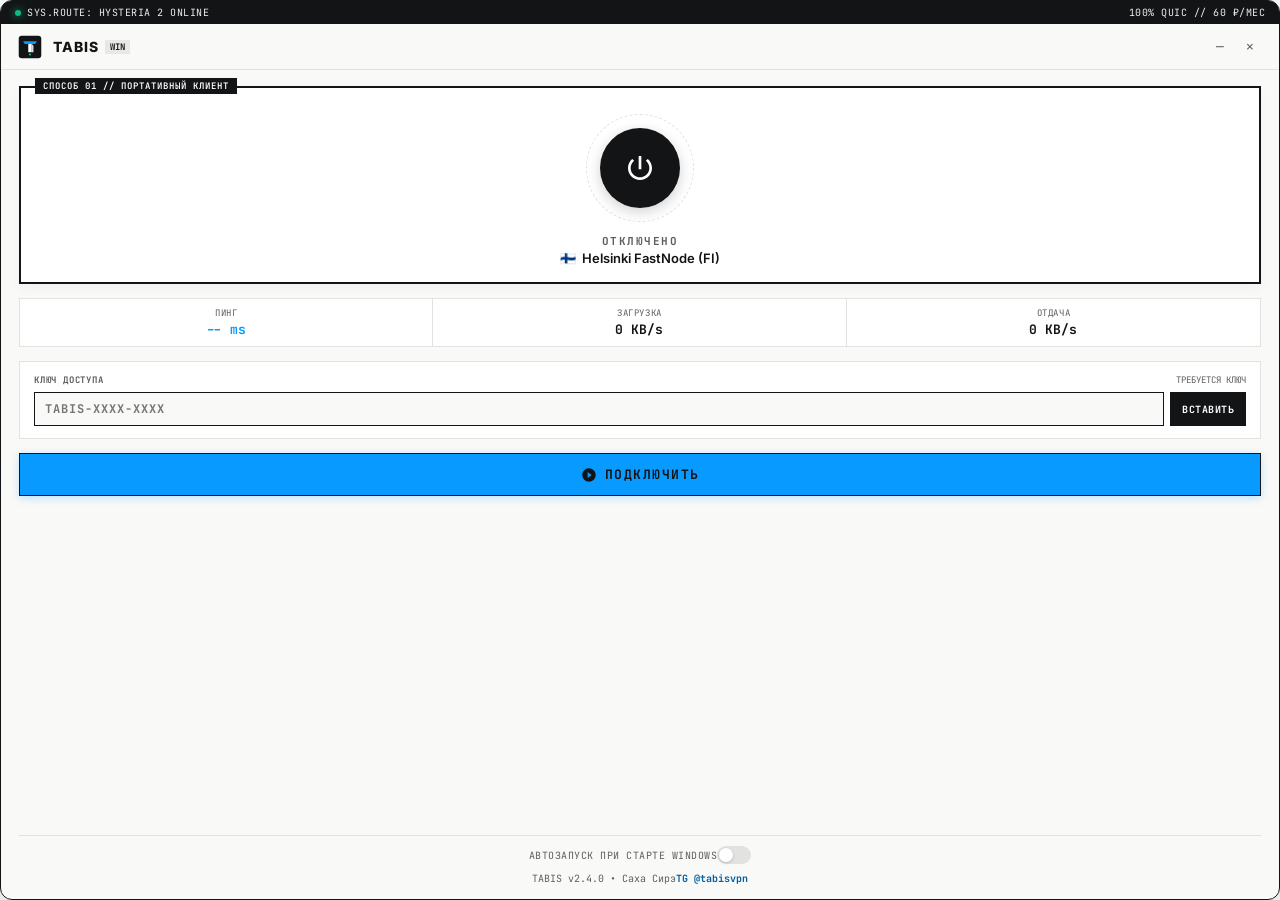
<file: windows-client/ui/index.html>
<!DOCTYPE html>
<html lang="ru">
<head>
  <meta charset="UTF-8">
  <meta name="viewport" content="width=device-width, initial-scale=1.0">
  <title>Tabis VPN</title>
  <link rel="preconnect" href="https://fonts.googleapis.com">
  <link rel="preconnect" href="https://fonts.gstatic.com" crossorigin>
  <link href="https://fonts.googleapis.com/css2?family=Inter:wght@400;500;600;700;800&family=JetBrains+Mono:wght@400;500;600;700&display=swap" rel="stylesheet">
  <style>
    :root {
      --bg-canvas: #F9F9F7;
      --bg-surface: #FFFFFF;
      --bg-surface-elevated: #F4F4F2;
      --bg-input: #FFFFFF;
      --border-subtle: #E2E3E1;
      --border-strong: #121416;
      --text-primary: #121416;
      --text-secondary: #5E5E5F;
      --text-muted: #8E9CA8;
      --accent-blue: #089AFF;
      --accent-blue-hover: #0077CC;
      --accent-emerald: #10B981;
      --accent-coral: #E11D48;
      --font-sans: 'Inter', -apple-system, BlinkMacSystemFont, 'Segoe UI', Roboto, sans-serif;
      --font-mono: 'JetBrains Mono', Consolas, monospace;
    }

    * {
      box-sizing: border-box;
      margin: 0;
      padding: 0;
      user-select: none;
      -webkit-user-select: none;
    }

    body {
      background-color: var(--bg-canvas);
      color: var(--text-primary);
      font-family: var(--font-sans);
      height: 100vh;
      overflow: hidden;
      display: flex;
      flex-direction: column;
      border: 1px solid var(--border-strong);
      border-radius: 12px;
      box-shadow: 0 12px 36px rgba(0, 0, 0, 0.15);
    }

    /* Top Technical Ticker */
    .tech-ticker {
      background: #121416;
      color: #EEEEEC;
      font-family: var(--font-mono);
      font-size: 10px;
      padding: 5px 14px;
      display: flex;
      align-items: center;
      justify-content: space-between;
      letter-spacing: 0.5px;
      border-top-left-radius: 10px;
      border-top-right-radius: 10px;
      -webkit-app-region: drag;
    }

    .ticker-left {
      display: flex;
      align-items: center;
      gap: 6px;
    }

    .status-dot {
      width: 6px;
      height: 6px;
      border-radius: 50%;
      background: var(--accent-emerald);
      box-shadow: 0 0 8px var(--accent-emerald);
    }

    /* Swiss Custom Titlebar */
    .titlebar {
      display: flex;
      align-items: center;
      justify-content: space-between;
      height: 46px;
      padding: 0 16px;
      background: var(--bg-canvas);
      border-bottom: 1px solid var(--border-subtle);
      -webkit-app-region: drag;
    }

    .brand {
      display: flex;
      align-items: center;
      gap: 10px;
    }

    .brand-logo {
      width: 26px;
      height: 26px;
      background: #121416;
      color: #FFFFFF;
      font-family: var(--font-mono);
      font-weight: 700;
      font-size: 12px;
      display: flex;
      align-items: center;
      justify-content: center;
    }

    .brand-logo-img {
      width: 26px;
      height: 26px;
      object-fit: contain;
    }

    /* Update Notification Banner */
    .update-banner {
      display: none;
      background: linear-gradient(135deg, #089AFF 0%, #0070CC 100%);
      border-bottom: 1px solid #0070CC;
      padding: 7px 14px;
      align-items: center;
      justify-content: space-between;
      gap: 8px;
      -webkit-app-region: no-drag;
    }

    .update-banner.visible {
      display: flex;
    }

    .update-banner-text {
      font-family: var(--font-mono);
      font-size: 10px;
      font-weight: 700;
      color: #FFFFFF;
      letter-spacing: 0.5px;
      flex: 1;
    }

    .update-banner-btn {
      background: #FFFFFF;
      color: #0070CC;
      border: none;
      padding: 3px 10px;
      font-family: var(--font-mono);
      font-size: 10px;
      font-weight: 700;
      letter-spacing: 0.5px;
      cursor: pointer;
      white-space: nowrap;
      transition: opacity 0.15s;
    }

    .update-banner-btn:hover { opacity: 0.85; }

    .update-banner-dismiss {
      background: transparent;
      border: none;
      color: rgba(255,255,255,0.7);
      font-size: 14px;
      cursor: pointer;
      padding: 0 2px;
      line-height: 1;
    }

    .brand-title-wrap {
      display: flex;
      align-items: center;
      gap: 6px;
    }

    .brand-name {
      font-size: 14px;
      font-weight: 800;
      letter-spacing: 1px;
      color: var(--text-primary);
    }

    .brand-badge {
      font-family: var(--font-mono);
      font-size: 9px;
      font-weight: 600;
      padding: 1px 5px;
      background: #E8E8E6;
      color: var(--text-primary);
      text-transform: uppercase;
    }

    .window-controls {
      display: flex;
      gap: 4px;
      -webkit-app-region: no-drag;
    }

    .win-btn {
      background: transparent;
      border: 1px solid transparent;
      color: var(--text-secondary);
      width: 26px;
      height: 26px;
      display: flex;
      align-items: center;
      justify-content: center;
      font-family: var(--font-mono);
      font-size: 13px;
      cursor: pointer;
      transition: all 0.15s ease;
    }

    .win-btn:hover {
      background: #E8E8E6;
      color: var(--text-primary);
      border-color: var(--border-subtle);
    }

    .win-btn.close:hover {
      background: var(--accent-coral);
      color: #FFFFFF;
      border-color: var(--accent-coral);
    }

    /* Main Container */
    .app-body {
      flex: 1;
      display: flex;
      flex-direction: column;
      padding: 16px 18px 14px 18px;
      gap: 14px;
      overflow-y: auto;
    }

    /* Swiss Status Card */
    .status-card {
      background: var(--bg-surface);
      border: 2px solid var(--border-strong);
      padding: 16px;
      display: flex;
      flex-direction: column;
      align-items: center;
      position: relative;
      box-shadow: 0 4px 12px rgba(0,0,0,0.04);
    }

    .method-tag {
      position: absolute;
      top: -10px;
      left: 14px;
      background: var(--border-strong);
      color: #FFFFFF;
      font-family: var(--font-mono);
      font-size: 9px;
      font-weight: 600;
      letter-spacing: 1px;
      padding: 2px 8px;
      text-transform: uppercase;
    }

    /* Hero Dial */
    .hero-ring-container {
      position: relative;
      width: 108px;
      height: 108px;
      margin: 10px 0 12px 0;
      display: flex;
      align-items: center;
      justify-content: center;
      cursor: pointer;
      -webkit-app-region: no-drag;
    }

    .outer-pulse {
      position: absolute;
      width: 100%;
      height: 100%;
      border-radius: 50%;
      border: 1px dashed var(--border-subtle);
      transition: all 0.3s ease;
    }

    .connected .outer-pulse {
      border: 2px solid var(--accent-emerald);
      box-shadow: 0 0 20px rgba(16, 185, 129, 0.3);
      animation: rotateRing 14s linear infinite;
    }

    .connecting .outer-pulse {
      border: 2px dashed var(--accent-blue);
      animation: rotateRing 3s linear infinite;
    }

    @keyframes rotateRing {
      from { transform: rotate(0deg); }
      to { transform: rotate(360deg); }
    }

    .hero-btn {
      width: 80px;
      height: 80px;
      border-radius: 50%;
      background: #121416;
      display: flex;
      align-items: center;
      justify-content: center;
      transition: all 0.2s cubic-bezier(0.16, 1, 0.3, 1);
      box-shadow: 0 4px 14px rgba(0,0,0,0.18);
    }

    .hero-btn:hover {
      transform: scale(1.05);
      background: var(--accent-blue);
    }

    .hero-btn:active {
      transform: scale(0.96);
    }

    .hero-btn svg {
      width: 32px;
      height: 32px;
      fill: #FFFFFF;
      transition: fill 0.2s ease;
    }

    .connected .hero-btn {
      background: #00E599;
      box-shadow: 0 0 22px rgba(0, 229, 153, 0.45);
    }

    .connected .hero-btn svg {
      fill: #121416;
    }

    .connecting .hero-btn {
      background: var(--accent-blue);
    }

    .state-label {
      font-size: 11px;
      font-family: var(--font-mono);
      font-weight: 700;
      letter-spacing: 1.5px;
      text-transform: uppercase;
      color: var(--text-secondary);
      margin-bottom: 2px;
    }

    .connected .state-label {
      color: #059669;
    }

    .connecting .state-label {
      color: var(--accent-blue);
    }

    .server-name {
      font-size: 13px;
      font-weight: 600;
      color: var(--text-primary);
      display: flex;
      align-items: center;
      gap: 6px;
    }

    /* HUD Metrics Grid */
    .metrics-grid {
      display: grid;
      grid-template-columns: 1fr 1fr 1fr;
      border: 1px solid var(--border-subtle);
      background: var(--bg-surface);
      width: 100%;
    }

    .metric-cell {
      padding: 8px 6px;
      display: flex;
      flex-direction: column;
      align-items: center;
      text-align: center;
      border-right: 1px solid var(--border-subtle);
    }

    .metric-cell:last-child {
      border-right: none;
    }

    .metric-label {
      font-size: 9px;
      font-family: var(--font-mono);
      text-transform: uppercase;
      color: var(--text-secondary);
      letter-spacing: 0.6px;
      margin-bottom: 2px;
    }

    .metric-val {
      font-family: var(--font-mono);
      font-size: 13px;
      font-weight: 700;
      color: var(--text-primary);
    }

    .metric-val.blue {
      color: var(--accent-blue);
    }

    /* Token Section */
    .token-card {
      background: var(--bg-surface);
      border: 1px solid var(--border-subtle);
      padding: 12px 14px;
      display: flex;
      flex-direction: column;
      gap: 6px;
    }

    .token-header {
      display: flex;
      justify-content: space-between;
      align-items: center;
    }

    .token-title {
      font-size: 9px;
      font-family: var(--font-mono);
      color: var(--text-secondary);
      letter-spacing: 0.8px;
      text-transform: uppercase;
      font-weight: 700;
    }

    .token-input-group {
      display: flex;
      gap: 6px;
      -webkit-app-region: no-drag;
    }

    .token-input {
      flex: 1;
      background: var(--bg-canvas);
      border: 1px solid var(--border-strong);
      padding: 8px 10px;
      color: var(--text-primary);
      font-family: var(--font-mono);
      font-size: 12px;
      font-weight: 700;
      letter-spacing: 1px;
      text-transform: uppercase;
      outline: none;
    }

    .token-input:focus {
      background: #FFFFFF;
      border-color: var(--accent-blue);
    }

    .paste-btn {
      background: #121416;
      border: none;
      color: #FFFFFF;
      padding: 0 12px;
      font-family: var(--font-mono);
      font-size: 10px;
      font-weight: 700;
      text-transform: uppercase;
      letter-spacing: 0.5px;
      cursor: pointer;
      transition: background 0.15s;
    }

    .paste-btn:hover {
      background: var(--accent-blue);
    }

    /* Main Connect Button */
    .main-action-btn {
      width: 100%;
      padding: 12px;
      background: var(--accent-blue);
      color: #121416;
      border: 1px solid var(--border-strong);
      font-family: var(--font-mono);
      font-size: 13px;
      font-weight: 700;
      letter-spacing: 1.5px;
      text-transform: uppercase;
      cursor: pointer;
      transition: all 0.15s ease;
      -webkit-app-region: no-drag;
      display: flex;
      align-items: center;
      justify-content: center;
      gap: 8px;
      box-shadow: 0 2px 8px rgba(8, 154, 255, 0.25);
    }

    .main-action-btn:hover {
      background: #121416;
      color: #FFFFFF;
      transform: translateY(-1px);
    }

    .main-action-btn:active {
      transform: translateY(0);
    }

    .main-action-btn.disconnect-btn {
      background: #FFFFFF;
      color: var(--accent-coral);
      border: 2px solid var(--accent-coral);
      box-shadow: none;
    }

    .main-action-btn.disconnect-btn:hover {
      background: var(--accent-coral);
      color: #FFFFFF;
    }

    .main-action-btn:disabled {
      opacity: 0.5;
      cursor: not-allowed;
      transform: none;
    }

    /* Footer */
    .app-footer {
      margin-top: auto;
      display: flex;
      align-items: center;
      justify-content: space-between;
      font-size: 10px;
      font-family: var(--font-mono);
      color: var(--text-secondary);
      border-top: 1px solid var(--border-subtle);
      padding-top: 10px;
    }

    .support-link {
      color: #0061A4;
      text-decoration: none;
      display: flex;
      align-items: center;
      gap: 4px;
      font-weight: 700;
      cursor: pointer;
      transition: color 0.15s ease;
      -webkit-app-region: no-drag;
    }

    .support-link:hover {
      text-decoration: underline;
    }

    /* Toast Notification */
    .toast {
      position: fixed;
      bottom: 18px;
      left: 50%;
      transform: translateX(-50%) translateY(80px);
      background: #121416;
      border: 1px solid #333;
      color: #FFFFFF;
      padding: 8px 14px;
      font-size: 11px;
      font-family: var(--font-mono);
      pointer-events: none;
      opacity: 0;
      transition: all 0.2s ease;
      z-index: 100;
    }

    .toast.show {
      transform: translateX(-50%) translateY(0);
      opacity: 1;
    }

    .toast.error {
      border-color: var(--accent-coral);
      color: #FFA5B3;
    }

    /* Autostart Toggle */
    .autostart-row {
      display: flex;
      align-items: center;
      justify-content: space-between;
      -webkit-app-region: no-drag;
    }

    .autostart-label {
      font-size: 10px;
      font-family: var(--font-mono);
      color: var(--text-secondary);
      letter-spacing: 0.5px;
    }

    .toggle-switch {
      position: relative;
      width: 34px;
      height: 18px;
      cursor: pointer;
    }

    .toggle-switch input {
      opacity: 0;
      width: 0;
      height: 0;
    }

    .toggle-track {
      position: absolute;
      inset: 0;
      background: var(--border-subtle);
      border-radius: 9px;
      transition: background 0.2s ease;
    }

    .toggle-switch input:checked + .toggle-track {
      background: var(--accent-blue);
    }

    .toggle-track::after {
      content: '';
      position: absolute;
      top: 2px;
      left: 2px;
      width: 14px;
      height: 14px;
      background: #FFFFFF;
      border-radius: 50%;
      transition: transform 0.2s ease;
      box-shadow: 0 1px 3px rgba(0,0,0,0.2);
    }

    .toggle-switch input:checked + .toggle-track::after {
      transform: translateX(16px);
    }
  </style>
</head>
<body>
  <!-- Top Technical Ticker (Matching tabisvpn.site) -->
  <div class="tech-ticker">
    <div class="ticker-left">
      <div class="status-dot"></div>
      <span>SYS.ROUTE: HYSTERIA 2 ONLINE</span>
    </div>
    <span>100% QUIC // 60 ₽/МЕС</span>
  </div>

  <!-- Update Notification Banner -->
  <div class="update-banner" id="updateBanner">
    <span class="update-banner-text" id="updateBannerText">НОВАЯ ВЕРСИЯ ДОСТУПНА</span>
    <button class="update-banner-btn" onclick="downloadUpdate()">СКАЧАТЬ</button>
    <button class="update-banner-dismiss" onclick="dismissUpdate()" title="Закрыть">✕</button>
  </div>

  <!-- Swiss Header -->
  <div class="titlebar">
    <div class="brand">
      <img src="logo.svg" alt="Tabis" class="brand-logo-img">
      <div class="brand-title-wrap">
        <span class="brand-name">TABIS</span>
        <span class="brand-badge" id="versionBadge">WIN</span>
      </div>
    </div>
    <div class="window-controls">
      <button class="win-btn" onclick="minimizeApp()" title="Свернуть">—</button>
      <button class="win-btn close" onclick="closeApp()" title="Закрыть">✕</button>
    </div>
  </div>

  <!-- Main Content -->
  <div class="app-body">
    <!-- Swiss Status Card -->
    <div class="status-card" id="statusCard">
      <div class="method-tag">СПОСОБ 01 // ПОРТАТИВНЫЙ КЛИЕНТ</div>

      <div class="hero-ring-container" onclick="toggleConnection()">
        <div class="outer-pulse"></div>
        <div class="hero-btn">
          <svg viewBox="0 0 24 24">
            <path d="M13 3h-2v10h2V3zm4.83 2.17l-1.42 1.42C17.99 7.86 19 9.81 19 12c0 3.87-3.13 7-7 7s-7-3.13-7-7c0-2.19 1.01-4.14 2.58-5.42L6.17 5.17C4.23 6.82 3 9.26 3 12c0 4.97 4.03 9 9 9s9-4.03 9-9c0-2.74-1.23-5.18-3.17-6.83z"/>
          </svg>
        </div>
      </div>
      <div class="state-label" id="statusLabel">ОТКЛЮЧЕНО</div>
      <div class="server-name">
        <span>🇫🇮</span> Helsinki FastNode (FI)
      </div>
    </div>

    <!-- HUD Metrics Strip -->
    <div class="metrics-grid">
      <div class="metric-cell">
        <div class="metric-label">ПИНГ</div>
        <div class="metric-val blue" id="pingVal">-- ms</div>
      </div>
      <div class="metric-cell">
        <div class="metric-label">ЗАГРУЗКА</div>
        <div class="metric-val" id="downVal">0 KB/s</div>
      </div>
      <div class="metric-cell">
        <div class="metric-label">ОТДАЧА</div>
        <div class="metric-val" id="upVal">0 KB/s</div>
      </div>
    </div>

    <!-- Token Section -->
    <div class="token-card">
      <div class="token-header">
        <span class="token-title">Ключ доступа</span>
        <span style="font-size: 9px; color: var(--text-secondary); font-family: var(--font-mono);" id="keyStatus">ТРЕБУЕТСЯ КЛЮЧ</span>
      </div>
      <div class="token-input-group">
        <input type="text" class="token-input" id="tokenInput" placeholder="TABIS-XXXX-XXXX" spellcheck="false">
        <button class="paste-btn" onclick="pasteToken()">Вставить</button>
      </div>
    </div>

    <!-- Big Connect Button -->
    <button class="main-action-btn" id="mainBtn" onclick="toggleConnection()">
      <svg width="16" height="16" viewBox="0 0 24 24" fill="currentColor"><path d="M12 2C6.48 2 2 6.48 2 12s4.48 10 10 10 10-4.48 10-10S17.52 2 12 2zm-2 14.5v-9l6 4.5-6 4.5z"/></svg>
      ПОДКЛЮЧИТЬ
    </button>

    <!-- Footer -->
    <div class="app-footer" style="flex-direction: column; gap: 8px; padding-top: 10px;">
      <div class="autostart-row">
        <span class="autostart-label">АВТОЗАПУСК ПРИ СТАРТЕ WINDOWS</span>
        <label class="toggle-switch">
          <input type="checkbox" id="autostartToggle" onchange="onAutostartChange(this.checked)">
          <span class="toggle-track"></span>
        </label>
      </div>
      <div style="display:flex; justify-content:space-between; align-items:center;">
        <span id="versionFooter">TABIS v2.4.0 • Саха Сирэ</span>
        <a class="support-link" onclick="openTelegram()">
          TG @tabisvpn
        </a>
      </div>
    </div>
  </div>

  <div class="toast" id="toast"></div>

  <script>
    let isConnected = false;
    let isConnecting = false;
    let metricsTimer = null;

    function showToast(msg, isError = false) {
      const toast = document.getElementById('toast');
      toast.innerText = msg;
      toast.className = 'toast show' + (isError ? ' error' : '');
      setTimeout(() => { toast.className = 'toast'; }, 3000);
    }

    // State for update download
    let pendingUpdateUrl = '';

    async function initApp() {
      try {
        if (window.pywebview && window.pywebview.api) {
          const state = await window.pywebview.api.get_initial_state();
          if (state && state.token) {
            document.getElementById('tokenInput').value = state.token;
            document.getElementById('keyStatus').innerText = 'КЛЮЧ СОХРАНЕН';
            document.getElementById('keyStatus').style.color = '#059669';
          }
          if (state && state.is_connected) {
            setConnectedState(true);
          }
          // Show version
          if (state && state.version) {
            const v = state.version;
            document.getElementById('versionBadge').innerText = 'v' + v + ' WIN';
            document.getElementById('versionFooter').innerText = 'TABIS v' + v + ' • Саха Сирэ';
          }
          // Restore autostart toggle
          if (state && state.autostart !== undefined) {
            document.getElementById('autostartToggle').checked = !!state.autostart;
          }
        }
      } catch (err) {
        console.error('Init failed:', err);
      }
    }

    // Called by Python background thread when update found
    window.onUpdateAvailable = function(version, url, changelog) {
      pendingUpdateUrl = url;
      const text = document.getElementById('updateBannerText');
      text.innerText = 'ДОСТУПНА v' + version + (changelog ? ' — ' + changelog.substring(0, 40) : '');
      document.getElementById('updateBanner').classList.add('visible');
    };

    function downloadUpdate() {
      if (!pendingUpdateUrl) return;
      if (window.pywebview && window.pywebview.api) {
        window.pywebview.api.install_update(pendingUpdateUrl);
        showToast('Загружаем обновление...');
        document.getElementById('updateBanner').classList.remove('visible');
      } else {
        // Fallback: open in browser
        window.pywebview && window.pywebview.api && window.pywebview.api.open_external(pendingUpdateUrl);
      }
    }

    function dismissUpdate() {
      document.getElementById('updateBanner').classList.remove('visible');
    }

    async function onAutostartChange(enabled) {
      if (window.pywebview && window.pywebview.api) {
        const res = await window.pywebview.api.toggle_autostart(enabled);
        if (res && res.success) {
          showToast(enabled ? 'Автозапуск включён' : 'Автозапуск отключён');
        }
      }
    }

    window.addEventListener('pywebviewready', initApp);

    function setConnectedState(connected) {
      isConnected = connected;
      isConnecting = false;
      const card = document.getElementById('statusCard');
      const label = document.getElementById('statusLabel');
      const btn = document.getElementById('mainBtn');

      if (connected) {
        card.className = 'status-card connected';
        label.innerText = 'ЗАЩИЩЕНО (HYSTERIA 2)';
        btn.className = 'main-action-btn disconnect-btn';
        btn.innerHTML = 'ОТКЛЮЧИТЬ';
        btn.disabled = false;
        startMetricsLoop();
      } else {
        card.className = 'status-card';
        label.innerText = 'ОТКЛЮЧЕНО';
        btn.className = 'main-action-btn';
        btn.innerHTML = '<svg width="16" height="16" viewBox="0 0 24 24" fill="currentColor"><path d="M12 2C6.48 2 2 6.48 2 12s4.48 10 10 10 10-4.48 10-10S17.52 2 12 2zm-2 14.5v-9l6 4.5-6 4.5z"/></svg> ПОДКЛЮЧИТЬ';
        btn.disabled = false;
        document.getElementById('pingVal').innerText = '-- ms';
        document.getElementById('downVal').innerText = '0 KB/s';
        document.getElementById('upVal').innerText = '0 KB/s';
        stopMetricsLoop();
      }
    }

    function setConnectingState() {
      isConnecting = true;
      const card = document.getElementById('statusCard');
      const label = document.getElementById('statusLabel');
      const btn = document.getElementById('mainBtn');

      card.className = 'status-card connecting';
      label.innerText = 'ПОДКЛЮЧЕНИЕ...';
      btn.innerText = 'ПОДКЛЮЧЕНИЕ...';
      btn.disabled = true;
    }

    async function toggleConnection() {
      if (isConnecting) return;

      const token = document.getElementById('tokenInput').value.trim().toUpperCase();

      if (!isConnected) {
        if (!token) {
          showToast('Введите ключ доступа (TABIS-...)', true);
          document.getElementById('tokenInput').focus();
          return;
        }

        setConnectingState();
        try {
          const res = await window.pywebview.api.connect(token);
          if (res && res.success) {
            setConnectedState(true);
            showToast('Подключено к Tabis VPN');
          } else {
            setConnectedState(false);
            showToast((res && res.message) ? res.message : 'Ошибка подключения', true);
          }
        } catch (e) {
          setConnectedState(false);
          showToast('Сбой соединения: ' + e, true);
        }
      } else {
        const btn = document.getElementById('mainBtn');
        btn.disabled = true;
        btn.innerText = 'ОТКЛЮЧЕНИЕ...';
        try {
          await window.pywebview.api.disconnect();
          setConnectedState(false);
          showToast('Отключено от VPN');
        } catch (e) {
          showToast('Ошибка отключения: ' + e, true);
          setConnectedState(false);
        }
      }
    }

    function startMetricsLoop() {
      stopMetricsLoop();
      metricsTimer = setInterval(async () => {
        if (!isConnected || !window.pywebview || !window.pywebview.api) return;
        try {
          const m = await window.pywebview.api.get_metrics();
          if (m) {
            if (m.ping !== undefined && m.ping > 0) {
              document.getElementById('pingVal').innerText = m.ping + ' ms';
            }
            if (m.down_speed) document.getElementById('downVal').innerText = m.down_speed;
            if (m.up_speed) document.getElementById('upVal').innerText = m.up_speed;
          }
        } catch (e) {}
      }, 2000);
    }

    function stopMetricsLoop() {
      if (metricsTimer) {
        clearInterval(metricsTimer);
        metricsTimer = null;
      }
    }

    async function pasteToken() {
      try {
        const text = await navigator.clipboard.readText();
        if (text) {
          document.getElementById('tokenInput').value = text.trim().toUpperCase();
          showToast('Ключ вставлен');
          if (window.pywebview && window.pywebview.api) {
            window.pywebview.api.save_token(text.trim().toUpperCase());
          }
        }
      } catch (err) {
        showToast('Нажмите Ctrl+V для вставки', false);
      }
    }

    document.getElementById('tokenInput').addEventListener('input', (e) => {
      const val = e.target.value.trim().toUpperCase();
      if (window.pywebview && window.pywebview.api) {
        window.pywebview.api.save_token(val);
      }
    });

    function minimizeApp() {
      if (window.pywebview && window.pywebview.api) {
        window.pywebview.api.minimize_window();
      }
    }

    function closeApp() {
      if (window.pywebview && window.pywebview.api) {
        window.pywebview.api.close_window();
      }
    }

    function openTelegram() {
      if (window.pywebview && window.pywebview.api) {
        window.pywebview.api.open_external('https://t.me/tabisvpn');
      }
    }
  </script>
</body>
</html>
</file>
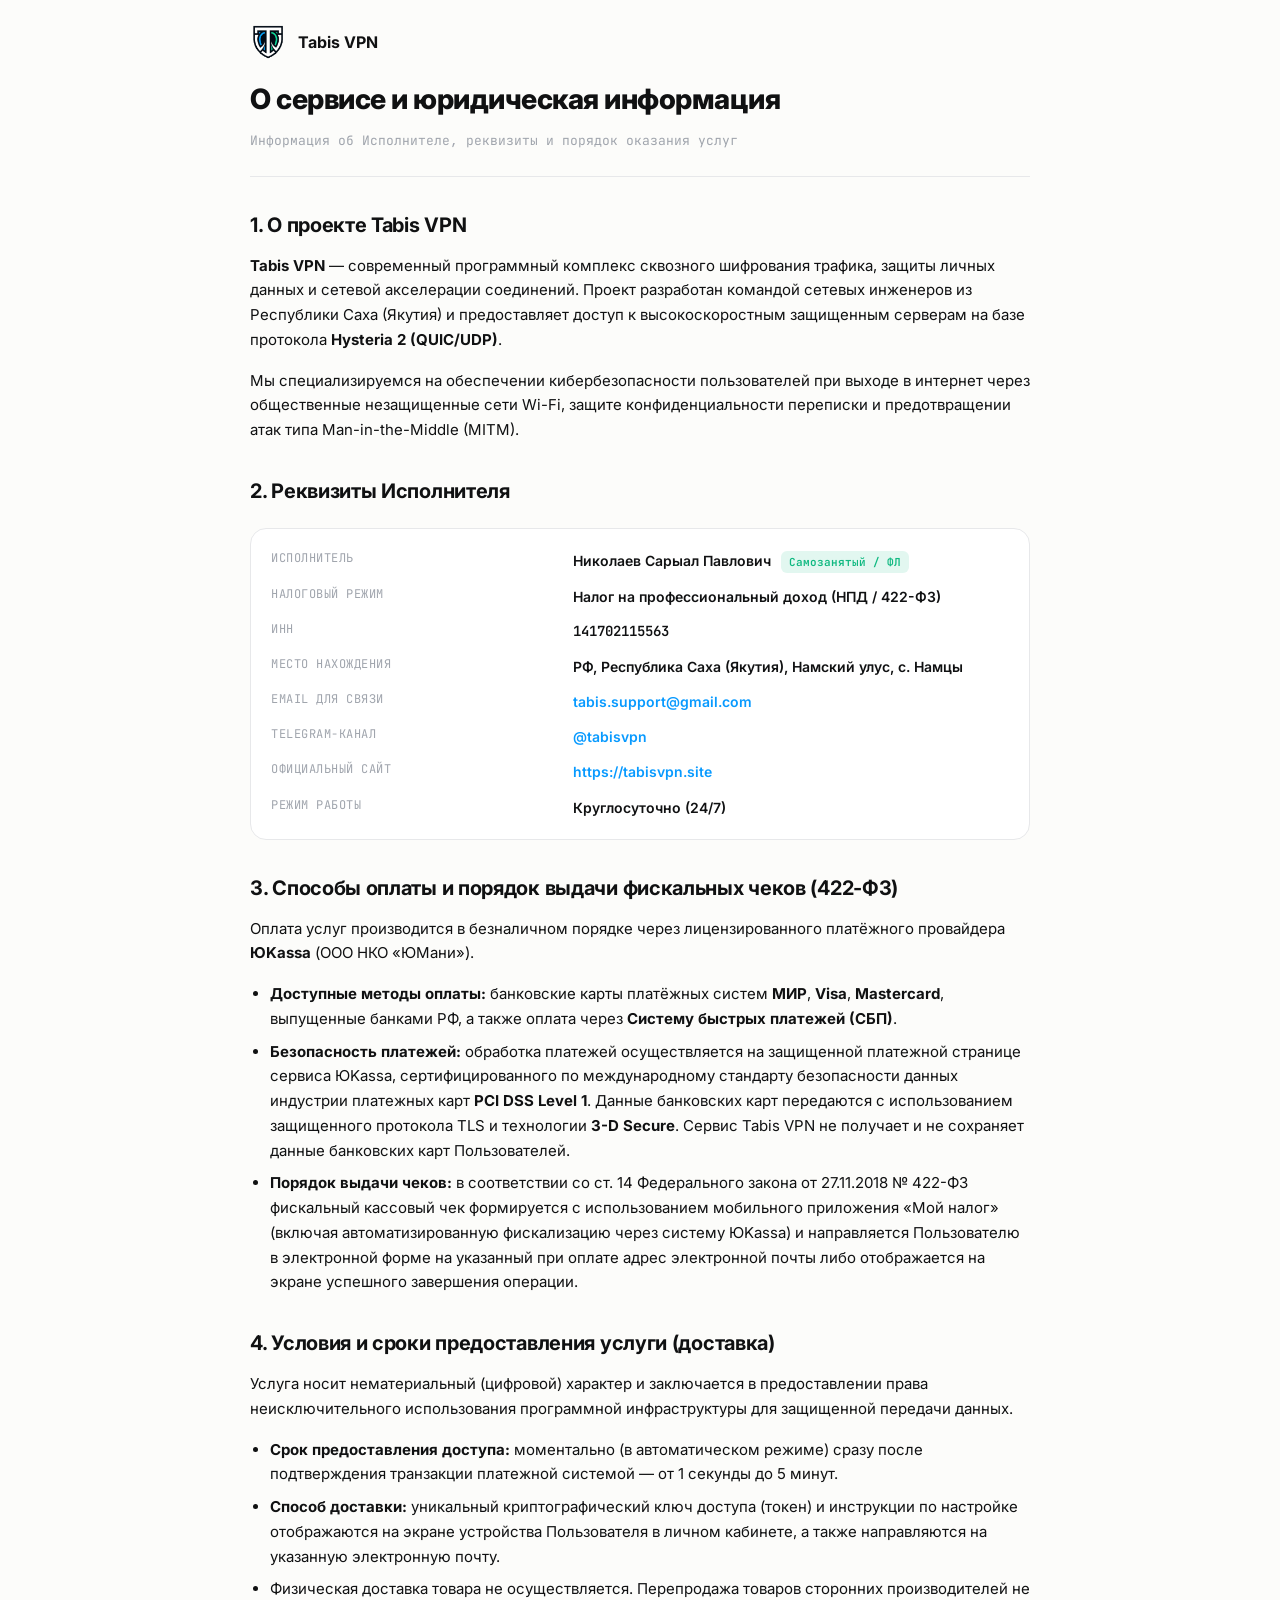
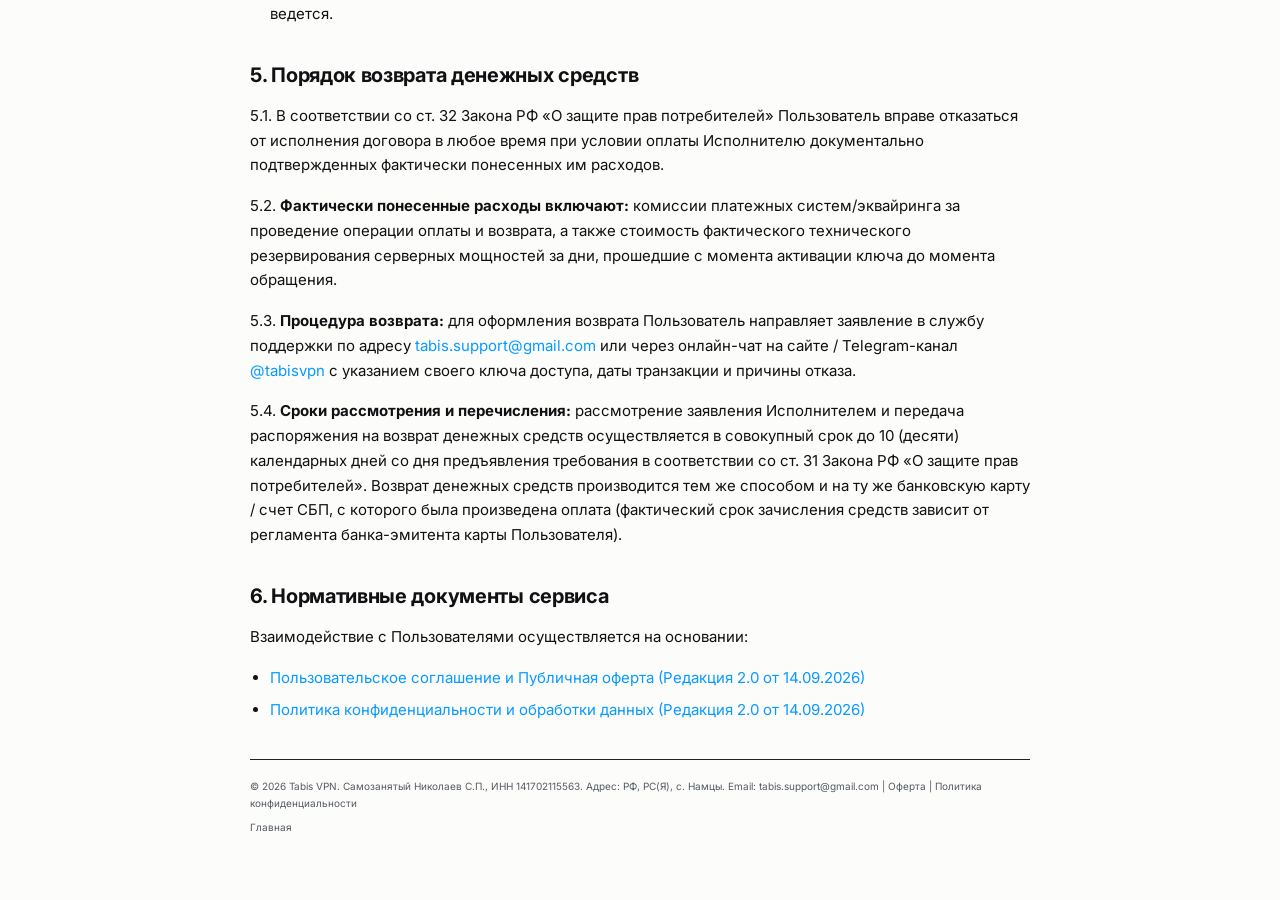
<file: about.html>
<!DOCTYPE html>
<html lang="ru">
<head>
  <meta charset="UTF-8">
  <meta name="viewport" content="width=device-width, initial-scale=1.0">
  <title>О сервисе и реквизиты — Tabis VPN</title>
  <link rel="preconnect" href="https://fonts.googleapis.com">
  <link rel="preconnect" href="https://fonts.gstatic.com" crossorigin>
  <link href="https://fonts.googleapis.com/css2?family=Inter:wght@400;500;600;700;800&family=JetBrains+Mono:wght@400;500;600&display=swap" rel="stylesheet">
  <style>
    :root {
      --bg: #0D0F11;
      --card-bg: #15181C;
      --border: #22252A;
      --text: #F4F5F6;
      --text-muted: #8A8F98;
      --text-dim: #5C626C;
      --accent-blue: #089AFF;
      --accent-emerald: #10B981;
    }
    @media (prefers-color-scheme: light) {
      :root {
        --bg: #FCFCFA;
        --card-bg: #FFFFFF;
        --border: #E7E8EA;
        --text: #101112;
        --text-muted: #70757D;
        --text-dim: #A0A5AD;
        --accent-blue: #089AFF;
        --accent-emerald: #10B981;
      }
    }
    * {
      box-sizing: border-box;
      margin: 0;
      padding: 0;
    }
    body {
      background-color: var(--bg);
      color: var(--text);
      font-family: 'Inter', -apple-system, BlinkMacSystemFont, sans-serif;
      line-height: 1.65;
      padding: 24px 16px 64px 16px;
    }
    .container {
      max-width: 780px;
      margin: 0 auto;
    }
    header {
      padding-bottom: 24px;
      margin-bottom: 32px;
      border-bottom: 1px solid var(--border);
    }
    .brand {
      display: flex;
      align-items: center;
      gap: 12px;
      margin-bottom: 16px;
      text-decoration: none;
      color: var(--text);
    }
    .brand-logo {
      width: 36px;
      height: 36px;
      border-radius: 50%;
      border: 1.5px solid var(--border);
      display: flex;
      align-items: center;
      justify-content: center;
      font-weight: 700;
      font-size: 15px;
    }
    .brand-title {
      font-size: 16px;
      font-weight: 700;
    }
    h1 {
      font-size: 28px;
      font-weight: 800;
      letter-spacing: -0.5px;
      margin-bottom: 8px;
    }
    .meta {
      font-size: 13px;
      color: var(--text-dim);
      font-family: 'JetBrains Mono', monospace;
    }
    h2 {
      font-size: 20px;
      font-weight: 700;
      margin-top: 32px;
      margin-bottom: 12px;
      letter-spacing: -0.3px;
      color: var(--text);
    }
    p {
      margin-bottom: 16px;
      color: var(--text);
      font-size: 15px;
    }
    ul {
      margin-bottom: 18px;
      padding-left: 20px;
    }
    li {
      margin-bottom: 8px;
      color: var(--text);
      font-size: 15px;
    }
    .card {
      background-color: var(--card-bg);
      border: 1px solid var(--border);
      border-radius: 16px;
      padding: 20px;
      margin: 20px 0;
    }
    .grid-props {
      display: grid;
      grid-template-columns: 1fr 1.5fr;
      gap: 12px;
      font-size: 14px;
    }
    @media (max-width: 600px) {
      .grid-props {
        grid-template-columns: 1fr;
        gap: 6px;
      }
    }
    .grid-label {
      color: var(--text-dim);
      font-family: 'JetBrains Mono', monospace;
      font-size: 12px;
      text-transform: uppercase;
      letter-spacing: 0.5px;
    }
    .grid-val {
      color: var(--text);
      font-weight: 600;
    }
    .badge {
      display: inline-block;
      padding: 2px 8px;
      font-size: 11px;
      font-family: 'JetBrains Mono', monospace;
      background: rgba(16, 185, 129, 0.12);
      color: var(--accent-emerald);
      border-radius: 6px;
      margin-left: 6px;
    }
    a {
      color: var(--accent-blue);
      text-decoration: none;
    }
    a:hover {
      text-decoration: underline;
    }
    footer {
      margin-top: 48px;
      padding-top: 24px;
      border-top: 1px solid var(--border);
      font-size: 13px;
      color: var(--text-muted);
      display: flex;
      justify-content: space-between;
      align-items: center;
      flex-wrap: wrap;
      gap: 12px;
    }
  </style>
</head>
<body>
  <div class="container">
    <header>
      <a href="/" class="brand">
        <img src="/logo.png" alt="Tabis VPN Logo" style="width: 36px; height: 36px; object-fit: contain;">
        <div class="brand-title">Tabis VPN</div>
      </a>
      <h1>О сервисе и юридическая информация</h1>
      <div class="meta">Информация об Исполнителе, реквизиты и порядок оказания услуг</div>
    </header>

    <h2>1. О проекте Tabis VPN</h2>
    <p>
      <strong>Tabis VPN</strong> — современный программный комплекс сквозного шифрования трафика, защиты личных данных и сетевой акселерации соединений. Проект разработан командой сетевых инженеров из Республики Саха (Якутия) и предоставляет доступ к высокоскоростным защищенным серверам на базе протокола <strong>Hysteria 2 (QUIC/UDP)</strong>.
    </p>
    <p>
      Мы специализируемся на обеспечении кибербезопасности пользователей при выходе в интернет через общественные незащищенные сети Wi-Fi, защите конфиденциальности переписки и предотвращении атак типа Man-in-the-Middle (MITM).
    </p>

    <h2>2. Реквизиты Исполнителя</h2>
    <div class="card">
      <div class="grid-props">
        <div class="grid-label">Исполнитель</div>
        <div class="grid-val">Николаев Сарыал Павлович <span class="badge">Самозанятый / ФЛ</span></div>

        <div class="grid-label">Налоговый режим</div>
        <div class="grid-val">Налог на профессиональный доход (НПД / 422-ФЗ)</div>

        <div class="grid-label">ИНН</div>
        <div class="grid-val" style="font-family: 'JetBrains Mono', monospace;">141702115563</div>

        <div class="grid-label">Место нахождения</div>
        <div class="grid-val">РФ, Республика Саха (Якутия), Намский улус, с. Намцы</div>

        <div class="grid-label">Email для связи</div>
        <div class="grid-val"><a href="mailto:tabis.support@gmail.com">tabis.support@gmail.com</a></div>

        <div class="grid-label">Telegram-канал</div>
        <div class="grid-val"><a href="https://t.me/tabisvpn" target="_blank">@tabisvpn</a></div>

        <div class="grid-label">Официальный сайт</div>
        <div class="grid-val"><a href="https://tabisvpn.site">https://tabisvpn.site</a></div>

        <div class="grid-label">Режим работы</div>
        <div class="grid-val">Круглосуточно (24/7)</div>
      </div>
    </div>

    <h2>3. Способы оплаты и порядок выдачи фискальных чеков (422-ФЗ)</h2>
    <p>
      Оплата услуг производится в безналичном порядке через лицензированного платёжного провайдера <strong>ЮKassa</strong> (ООО НКО «ЮМани»).
    </p>
    <ul>
      <li><strong>Доступные методы оплаты:</strong> банковские карты платёжных систем <strong>МИР</strong>, <strong>Visa</strong>, <strong>Mastercard</strong>, выпущенные банками РФ, а также оплата через <strong>Систему быстрых платежей (СБП)</strong>.</li>
      <li><strong>Безопасность платежей:</strong> обработка платежей осуществляется на защищенной платежной странице сервиса ЮKassa, сертифицированного по международному стандарту безопасности данных индустрии платежных карт <strong>PCI DSS Level 1</strong>. Данные банковских карт передаются с использованием защищенного протокола TLS и технологии <strong>3-D Secure</strong>. Сервис Tabis VPN не получает и не сохраняет данные банковских карт Пользователей.</li>
      <li><strong>Порядок выдачи чеков:</strong> в соответствии со ст. 14 Федерального закона от 27.11.2018 № 422-ФЗ фискальный кассовый чек формируется с использованием мобильного приложения «Мой налог» (включая автоматизированную фискализацию через систему ЮKassa) и направляется Пользователю в электронной форме на указанный при оплате адрес электронной почты либо отображается на экране успешного завершения операции.</li>
    </ul>

    <h2>4. Условия и сроки предоставления услуги (доставка)</h2>
    <p>
      Услуга носит нематериальный (цифровой) характер и заключается в предоставлении права неисключительного использования программной инфраструктуры для защищенной передачи данных.
    </p>
    <ul>
      <li><strong>Срок предоставления доступа:</strong> моментально (в автоматическом режиме) сразу после подтверждения транзакции платежной системой — от 1 секунды до 5 минут.</li>
      <li><strong>Способ доставки:</strong> уникальный криптографический ключ доступа (токен) и инструкции по настройке отображаются на экране устройства Пользователя в личном кабинете, а также направляются на указанную электронную почту.</li>
      <li>Физическая доставка товара не осуществляется. Перепродажа товаров сторонних производителей не ведется.</li>
    </ul>

    <h2>5. Порядок возврата денежных средств</h2>
    <p>
      5.1. В соответствии со ст. 32 Закона РФ «О защите прав потребителей» Пользователь вправе отказаться от исполнения договора в любое время при условии оплаты Исполнителю документально подтвержденных фактически понесенных им расходов.
    </p>
    <p>
      5.2. <strong>Фактически понесенные расходы включают:</strong> комиссии платежных систем/эквайринга за проведение операции оплаты и возврата, а также стоимость фактического технического резервирования серверных мощностей за дни, прошедшие с момента активации ключа до момента обращения.
    </p>
    <p>
      5.3. <strong>Процедура возврата:</strong> для оформления возврата Пользователь направляет заявление в службу поддержки по адресу <a href="mailto:tabis.support@gmail.com">tabis.support@gmail.com</a> или через онлайн-чат на сайте / Telegram-канал <a href="https://t.me/tabisvpn" target="_blank">@tabisvpn</a> с указанием своего ключа доступа, даты транзакции и причины отказа.
    </p>
    <p>
      5.4. <strong>Сроки рассмотрения и перечисления:</strong> рассмотрение заявления Исполнителем и передача распоряжения на возврат денежных средств осуществляется в совокупный срок до 10 (десяти) календарных дней со дня предъявления требования в соответствии со ст. 31 Закона РФ «О защите прав потребителей». Возврат денежных средств производится тем же способом и на ту же банковскую карту / счет СБП, с которого была произведена оплата (фактический срок зачисления средств зависит от регламента банка-эмитента карты Пользователя).
    </p>

    <h2>6. Нормативные документы сервиса</h2>
    <p>Взаимодействие с Пользователями осуществляется на основании:</p>
    <ul>
      <li><a href="/terms">Пользовательское соглашение и Публичная оферта (Редакция 2.0 от 14.09.2026)</a></li>
      <li><a href="/privacy">Политика конфиденциальности и обработки данных (Редакция 2.0 от 14.09.2026)</a></li>
    </ul>

    <footer style="font-size: 10px; color: #555b63; padding-top: 18px; margin-top: 36px; border-top: 1px solid #1e2329; display: flex; justify-content: space-between; align-items: center; flex-wrap: wrap; gap: 8px;">
      <div>© 2026 Tabis VPN. Самозанятый Николаев С.П., ИНН 141702115563. Адрес: РФ, РС(Я), с. Намцы. Email: tabis.support@gmail.com | <a href="/terms" style="color: #555b63;">Оферта</a> | <a href="/privacy" style="color: #555b63;">Политика конфиденциальности</a></div>
      <div>
        <a href="/" style="color: #555b63;">Главная</a>
      </div>
    </footer>
  </div>
</body>
</html>
</file>
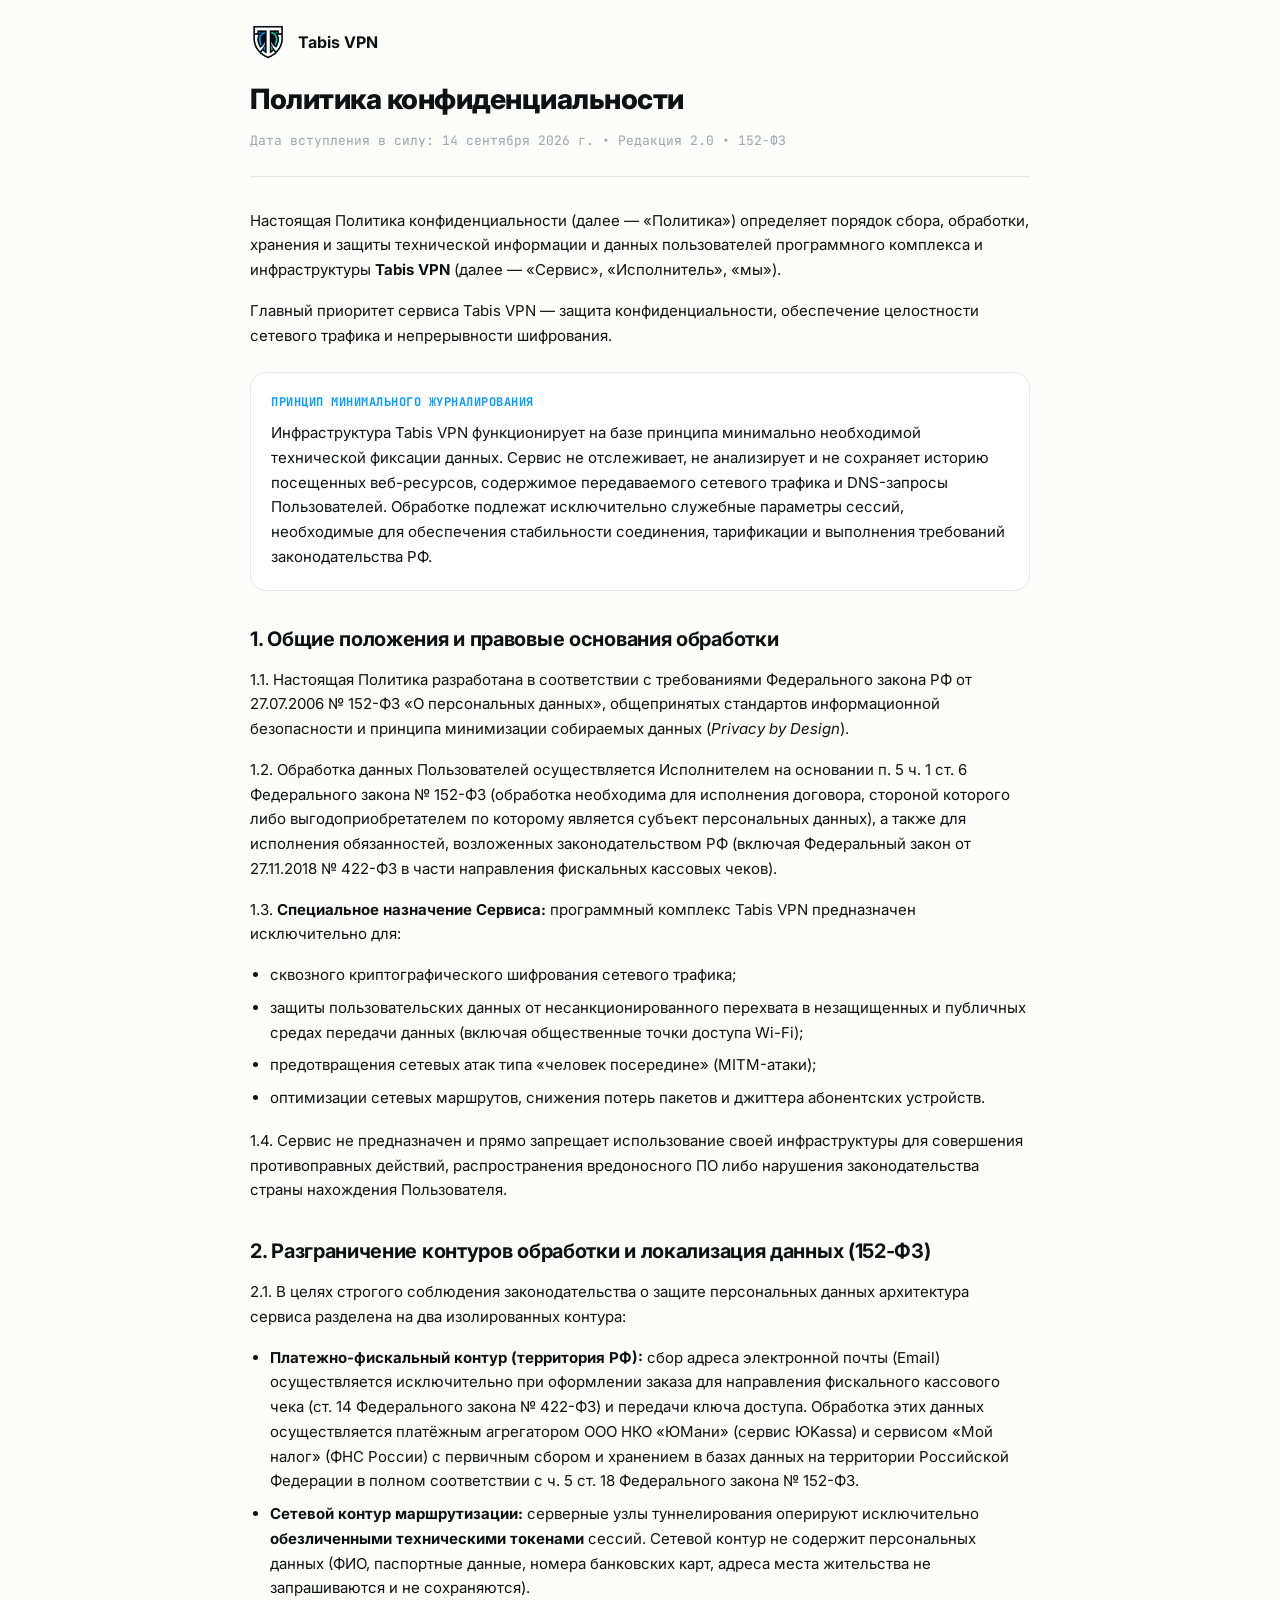
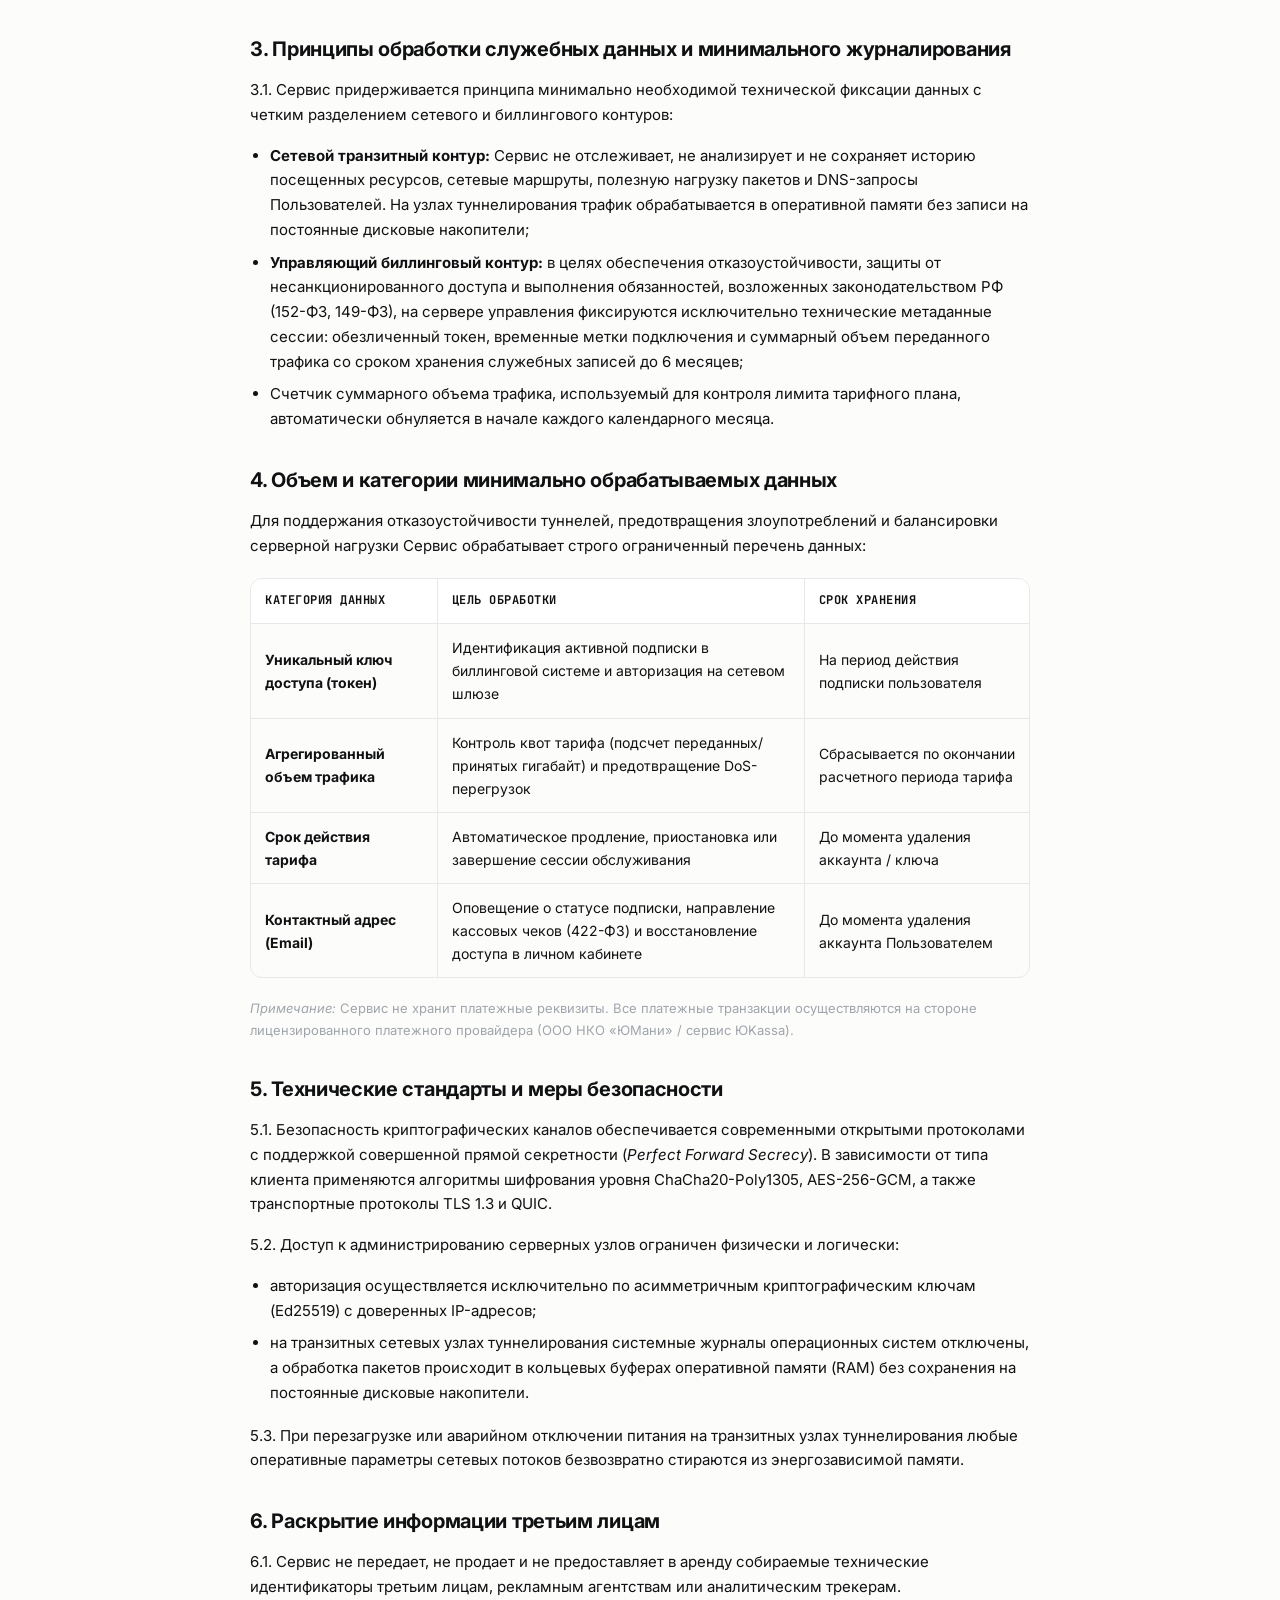
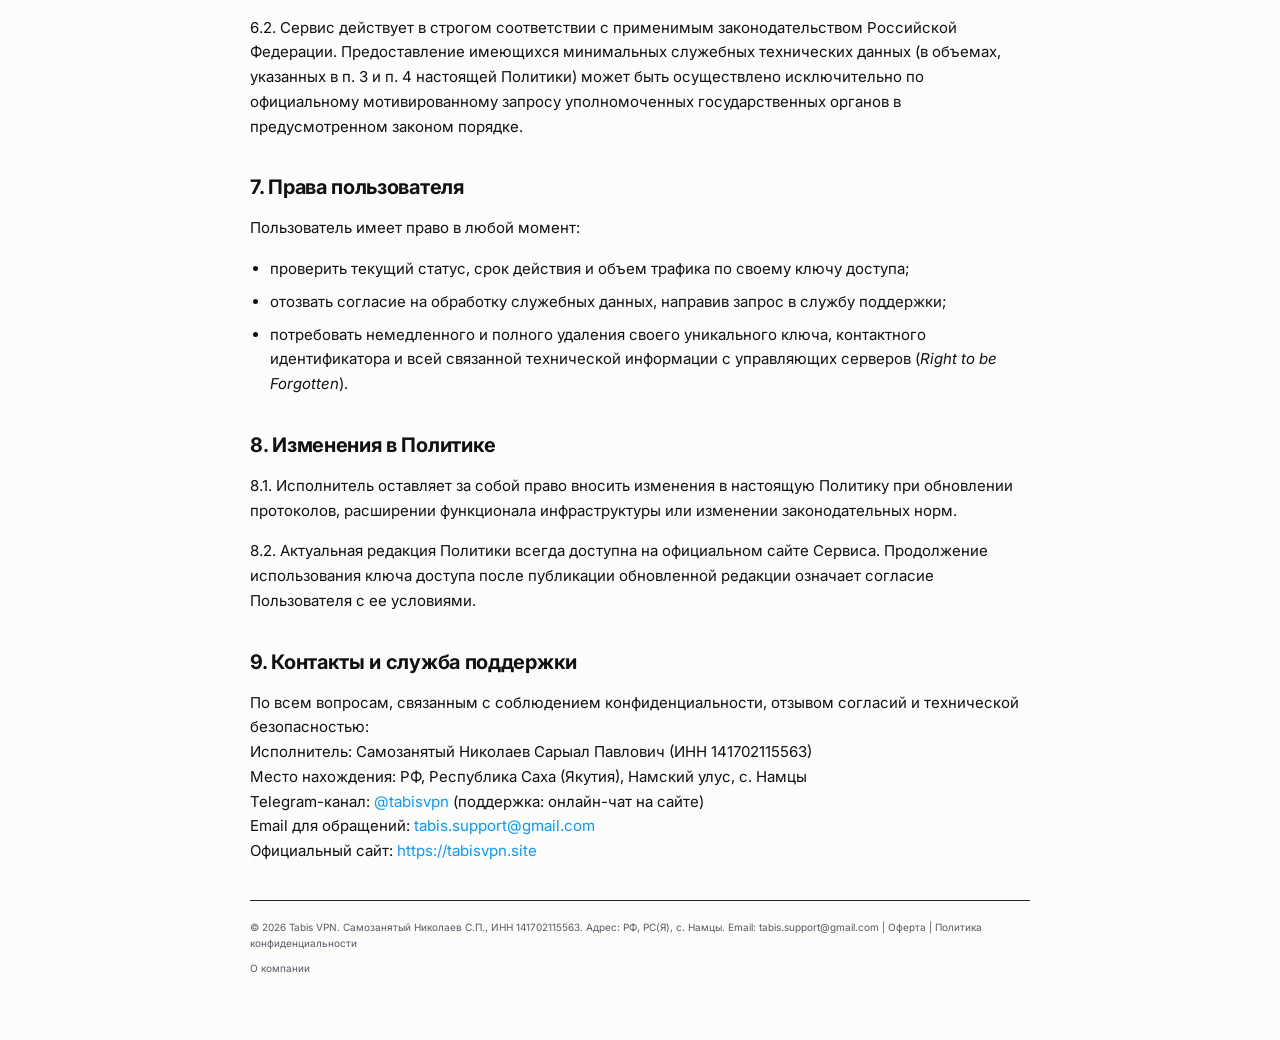
<file: privacy.html>
<!DOCTYPE html>
<html lang="ru">
<head>
  <meta charset="UTF-8">
  <meta name="viewport" content="width=device-width, initial-scale=1.0">
  <title>Политика конфиденциальности — Tabis VPN</title>
  <link rel="preconnect" href="https://fonts.googleapis.com">
  <link rel="preconnect" href="https://fonts.gstatic.com" crossorigin>
  <link href="https://fonts.googleapis.com/css2?family=Inter:wght@400;500;600;700;800&family=JetBrains+Mono:wght@400;500&display=swap" rel="stylesheet">
  <style>
    :root {
      --bg: #0D0F11;
      --card-bg: #15181C;
      --border: #22252A;
      --text: #F4F5F6;
      --text-muted: #8A8F98;
      --text-dim: #5C626C;
      --accent-blue: #089AFF;
    }
    @media (prefers-color-scheme: light) {
      :root {
        --bg: #FCFCFA;
        --card-bg: #FFFFFF;
        --border: #E7E8EA;
        --text: #101112;
        --text-muted: #70757D;
        --text-dim: #A0A5AD;
        --accent-blue: #089AFF;
      }
    }
    * {
      box-sizing: border-box;
      margin: 0;
      padding: 0;
    }
    body {
      background-color: var(--bg);
      color: var(--text);
      font-family: 'Inter', -apple-system, BlinkMacSystemFont, sans-serif;
      line-height: 1.65;
      padding: 24px 16px 64px 16px;
    }
    .container {
      max-width: 780px;
      margin: 0 auto;
    }
    header {
      padding-bottom: 24px;
      margin-bottom: 32px;
      border-bottom: 1px solid var(--border);
    }
    .brand {
      display: flex;
      align-items: center;
      gap: 12px;
      margin-bottom: 16px;
      text-decoration: none;
      color: var(--text);
    }
    .brand-logo {
      width: 36px;
      height: 36px;
      border-radius: 50%;
      border: 1.5px solid var(--border);
      display: flex;
      align-items: center;
      justify-content: center;
      font-weight: 700;
      font-size: 15px;
    }
    .brand-title {
      font-size: 16px;
      font-weight: 700;
    }
    h1 {
      font-size: 28px;
      font-weight: 800;
      letter-spacing: -0.5px;
      margin-bottom: 8px;
    }
    .meta {
      font-size: 13px;
      color: var(--text-dim);
      font-family: 'JetBrains Mono', monospace;
    }
    h2 {
      font-size: 20px;
      font-weight: 700;
      margin-top: 32px;
      margin-bottom: 12px;
      letter-spacing: -0.3px;
      color: var(--text);
    }
    p {
      margin-bottom: 16px;
      color: var(--text);
      font-size: 15px;
    }
    ul {
      margin-bottom: 18px;
      padding-left: 20px;
    }
    li {
      margin-bottom: 8px;
      color: var(--text);
      font-size: 15px;
    }
    .highlight-box {
      background-color: var(--card-bg);
      border: 1px solid var(--border);
      border-radius: 16px;
      padding: 20px;
      margin: 24px 0;
    }
    .highlight-box h3 {
      font-size: 12px;
      font-weight: 700;
      margin-bottom: 8px;
      color: var(--accent-blue);
      font-family: 'JetBrains Mono', monospace;
      text-transform: uppercase;
      letter-spacing: 0.5px;
    }
    .table-container {
      overflow-x: auto;
      margin: 20px 0;
      border: 1px solid var(--border);
      border-radius: 12px;
    }
    table {
      width: 100%;
      border-collapse: collapse;
      font-size: 14px;
    }
    th, td {
      padding: 12px 14px;
      text-align: left;
      border-bottom: 1px solid var(--border);
      border-right: 1px solid var(--border);
    }
    th:last-child, td:last-child {
      border-right: none;
    }
    tr:last-child td {
      border-bottom: none;
    }
    th {
      background-color: var(--card-bg);
      font-weight: 700;
      color: var(--text);
      font-size: 12px;
      text-transform: uppercase;
      letter-spacing: 0.5px;
      font-family: 'JetBrains Mono', monospace;
    }
    a {
      color: var(--accent-blue);
      text-decoration: none;
    }
    a:hover {
      text-decoration: underline;
    }
    footer {
      margin-top: 48px;
      padding-top: 24px;
      border-top: 1px solid var(--border);
      font-size: 13px;
      color: var(--text-muted);
      display: flex;
      justify-content: space-between;
      align-items: center;
      flex-wrap: wrap;
      gap: 12px;
    }
  </style>
</head>
<body>
  <div class="container">
    <header>
      <a href="/" class="brand">
        <img src="/logo.png" alt="Tabis VPN Logo" style="width: 36px; height: 36px; object-fit: contain;">
        <div class="brand-title">Tabis VPN</div>
      </a>
      <h1>Политика конфиденциальности</h1>
      <div class="meta">Дата вступления в силу: 14 сентября 2026 г. • Редакция 2.0 • 152-ФЗ</div>
    </header>

    <p>
      Настоящая Политика конфиденциальности (далее — «Политика») определяет порядок сбора, обработки, хранения и защиты технической информации и данных пользователей программного комплекса и инфраструктуры <strong>Tabis VPN</strong> (далее — «Сервис», «Исполнитель», «мы»).
    </p>
    <p>
      Главный приоритет сервиса Tabis VPN — защита конфиденциальности, обеспечение целостности сетевого трафика и непрерывности шифрования.
    </p>

    <div class="highlight-box">
      <h3>Принцип минимального журналирования</h3>
      <p style="margin-bottom: 0;">
        Инфраструктура Tabis VPN функционирует на базе принципа минимально необходимой технической фиксации данных. Сервис не отслеживает, не анализирует и не сохраняет историю посещенных веб-ресурсов, содержимое передаваемого сетевого трафика и DNS-запросы Пользователей. Обработке подлежат исключительно служебные параметры сессий, необходимые для обеспечения стабильности соединения, тарификации и выполнения требований законодательства РФ.
      </p>
    </div>

    <h2>1. Общие положения и правовые основания обработки</h2>
    <p>
      1.1. Настоящая Политика разработана в соответствии с требованиями Федерального закона РФ от 27.07.2006 № 152-ФЗ «О персональных данных», общепринятых стандартов информационной безопасности и принципа минимизации собираемых данных (<em>Privacy by Design</em>).
    </p>
    <p>
      1.2. Обработка данных Пользователей осуществляется Исполнителем на основании п. 5 ч. 1 ст. 6 Федерального закона № 152-ФЗ (обработка необходима для исполнения договора, стороной которого либо выгодоприобретателем по которому является субъект персональных данных), а также для исполнения обязанностей, возложенных законодательством РФ (включая Федеральный закон от 27.11.2018 № 422-ФЗ в части направления фискальных кассовых чеков).
    </p>
    <p>
      1.3. <strong>Специальное назначение Сервиса:</strong> программный комплекс Tabis VPN предназначен исключительно для:
    </p>
    <ul>
      <li>сквозного криптографического шифрования сетевого трафика;</li>
      <li>защиты пользовательских данных от несанкционированного перехвата в незащищенных и публичных средах передачи данных (включая общественные точки доступа Wi-Fi);</li>
      <li>предотвращения сетевых атак типа «человек посередине» (MITM-атаки);</li>
      <li>оптимизации сетевых маршрутов, снижения потерь пакетов и джиттера абонентских устройств.</li>
    </ul>
    <p>
      1.4. Сервис не предназначен и прямо запрещает использование своей инфраструктуры для совершения противоправных действий, распространения вредоносного ПО либо нарушения законодательства страны нахождения Пользователя.
    </p>

    <h2>2. Разграничение контуров обработки и локализация данных (152-ФЗ)</h2>
    <p>
      2.1. В целях строгого соблюдения законодательства о защите персональных данных архитектура сервиса разделена на два изолированных контура:
    </p>
    <ul>
      <li><strong>Платежно-фискальный контур (территория РФ):</strong> сбор адреса электронной почты (Email) осуществляется исключительно при оформлении заказа для направления фискального кассового чека (ст. 14 Федерального закона № 422-ФЗ) и передачи ключа доступа. Обработка этих данных осуществляется платёжным агрегатором ООО НКО «ЮМани» (сервис ЮKassa) и сервисом «Мой налог» (ФНС России) с первичным сбором и хранением в базах данных на территории Российской Федерации в полном соответствии с ч. 5 ст. 18 Федерального закона № 152-ФЗ.</li>
      <li><strong>Сетевой контур маршрутизации:</strong> серверные узлы туннелирования оперируют исключительно <strong>обезличенными техническими токенами</strong> сессий. Сетевой контур не содержит персональных данных (ФИО, паспортные данные, номера банковских карт, адреса места жительства не запрашиваются и не сохраняются).</li>
    </ul>

    <h2>3. Принципы обработки служебных данных и минимального журналирования</h2>
    <p>3.1. Сервис придерживается принципа минимально необходимой технической фиксации данных с четким разделением сетевого и биллингового контуров:</p>
    <ul>
      <li><strong>Сетевой транзитный контур:</strong> Сервис не отслеживает, не анализирует и не сохраняет историю посещенных ресурсов, сетевые маршруты, полезную нагрузку пакетов и DNS-запросы Пользователей. На узлах туннелирования трафик обрабатывается в оперативной памяти без записи на постоянные дисковые накопители;</li>
      <li><strong>Управляющий биллинговый контур:</strong> в целях обеспечения отказоустойчивости, защиты от несанкционированного доступа и выполнения обязанностей, возложенных законодательством РФ (152-ФЗ, 149-ФЗ), на сервере управления фиксируются исключительно технические метаданные сессии: обезличенный токен, временные метки подключения и суммарный объем переданного трафика со сроком хранения служебных записей до 6 месяцев;</li>
      <li>Счетчик суммарного объема трафика, используемый для контроля лимита тарифного плана, автоматически обнуляется в начале каждого календарного месяца.</li>
    </ul>

    <h2>4. Объем и категории минимально обрабатываемых данных</h2>
    <p>
      Для поддержания отказоустойчивости туннелей, предотвращения злоупотреблений и балансировки серверной нагрузки Сервис обрабатывает строго ограниченный перечень данных:
    </p>

    <div class="table-container">
      <table>
        <thead>
          <tr>
            <th>Категория данных</th>
            <th>Цель обработки</th>
            <th>Срок хранения</th>
          </tr>
        </thead>
        <tbody>
          <tr>
            <td><strong>Уникальный ключ доступа (токен)</strong></td>
            <td>Идентификация активной подписки в биллинговой системе и авторизация на сетевом шлюзе</td>
            <td>На период действия подписки пользователя</td>
          </tr>
          <tr>
            <td><strong>Агрегированный объем трафика</strong></td>
            <td>Контроль квот тарифа (подсчет переданных/принятых гигабайт) и предотвращение DoS-перегрузок</td>
            <td>Сбрасывается по окончании расчетного периода тарифа</td>
          </tr>
          <tr>
            <td><strong>Срок действия тарифа</strong></td>
            <td>Автоматическое продление, приостановка или завершение сессии обслуживания</td>
            <td>До момента удаления аккаунта / ключа</td>
          </tr>
          <tr>
            <td><strong>Контактный адрес (Email)</strong></td>
            <td>Оповещение о статусе подписки, направление кассовых чеков (422-ФЗ) и восстановление доступа в личном кабинете</td>
            <td>До момента удаления аккаунта Пользователем</td>
          </tr>
        </tbody>
      </table>
    </div>

    <p style="font-size: 13px; color: var(--text-dim);">
      <em>Примечание:</em> Сервис не хранит платежные реквизиты. Все платежные транзакции осуществляются на стороне лицензированного платежного провайдера (ООО НКО «ЮМани» / сервис ЮKassa).
    </p>

    <h2>5. Технические стандарты и меры безопасности</h2>
    <p>
      5.1. Безопасность криптографических каналов обеспечивается современными открытыми протоколами с поддержкой совершенной прямой секретности (<em>Perfect Forward Secrecy</em>). В зависимости от типа клиента применяются алгоритмы шифрования уровня ChaCha20-Poly1305, AES-256-GCM, а также транспортные протоколы TLS 1.3 и QUIC.
    </p>
    <p>
      5.2. Доступ к администрированию серверных узлов ограничен физически и логически:
    </p>
    <ul>
      <li>авторизация осуществляется исключительно по асимметричным криптографическим ключам (Ed25519) с доверенных IP-адресов;</li>
      <li>на транзитных сетевых узлах туннелирования системные журналы операционных систем отключены, а обработка пакетов происходит в кольцевых буферах оперативной памяти (RAM) без сохранения на постоянные дисковые накопители.</li>
    </ul>
    <p>
      5.3. При перезагрузке или аварийном отключении питания на транзитных узлах туннелирования любые оперативные параметры сетевых потоков безвозвратно стираются из энергозависимой памяти.
    </p>

    <h2>6. Раскрытие информации третьим лицам</h2>
    <p>
      6.1. Сервис не передает, не продает и не предоставляет в аренду собираемые технические идентификаторы третьим лицам, рекламным агентствам или аналитическим трекерам.
    </p>
    <p>
      6.2. Сервис действует в строгом соответствии с применимым законодательством Российской Федерации. Предоставление имеющихся минимальных служебных технических данных (в объемах, указанных в п. 3 и п. 4 настоящей Политики) может быть осуществлено исключительно по официальному мотивированному запросу уполномоченных государственных органов в предусмотренном законом порядке.
    </p>

    <h2>7. Права пользователя</h2>
    <p>Пользователь имеет право в любой момент:</p>
    <ul>
      <li>проверить текущий статус, срок действия и объем трафика по своему ключу доступа;</li>
      <li>отозвать согласие на обработку служебных данных, направив запрос в службу поддержки;</li>
      <li>потребовать немедленного и полного удаления своего уникального ключа, контактного идентификатора и всей связанной технической информации с управляющих серверов (<em>Right to be Forgotten</em>).</li>
    </ul>

    <h2>8. Изменения в Политике</h2>
    <p>
      8.1. Исполнитель оставляет за собой право вносить изменения в настоящую Политику при обновлении протоколов, расширении функционала инфраструктуры или изменении законодательных норм.
    </p>
    <p>
      8.2. Актуальная редакция Политики всегда доступна на официальном сайте Сервиса. Продолжение использования ключа доступа после публикации обновленной редакции означает согласие Пользователя с ее условиями.
    </p>

    <h2>9. Контакты и служба поддержки</h2>
    <p>
      По всем вопросам, связанным с соблюдением конфиденциальности, отзывом согласий и технической безопасностью:
      <br>
      Исполнитель: Самозанятый Николаев Сарыал Павлович (ИНН 141702115563)
      <br>
      Место нахождения: РФ, Республика Саха (Якутия), Намский улус, с. Намцы
      <br>
      Telegram-канал: <a href="https://t.me/tabisvpn" target="_blank">@tabisvpn</a> (поддержка: онлайн-чат на сайте)
      <br>
      Email для обращений: <a href="mailto:tabis.support@gmail.com">tabis.support@gmail.com</a>
      <br>
      Официальный сайт: <a href="https://tabisvpn.site">https://tabisvpn.site</a>
    </p>

    <footer style="font-size: 10px; color: #555b63; padding-top: 18px; margin-top: 36px; border-top: 1px solid #1e2329; display: flex; justify-content: space-between; align-items: center; flex-wrap: wrap; gap: 8px;">
      <div>© 2026 Tabis VPN. Самозанятый Николаев С.П., ИНН 141702115563. Адрес: РФ, РС(Я), с. Намцы. Email: tabis.support@gmail.com | <a href="/terms" style="color: #555b63;">Оферта</a> | <a href="/privacy" style="color: #555b63;">Политика конфиденциальности</a></div>
      <div>
        <a href="/about" style="color: #555b63;">О компании</a>
      </div>
    </footer>
  </div>
</body>
</html>
</file>
